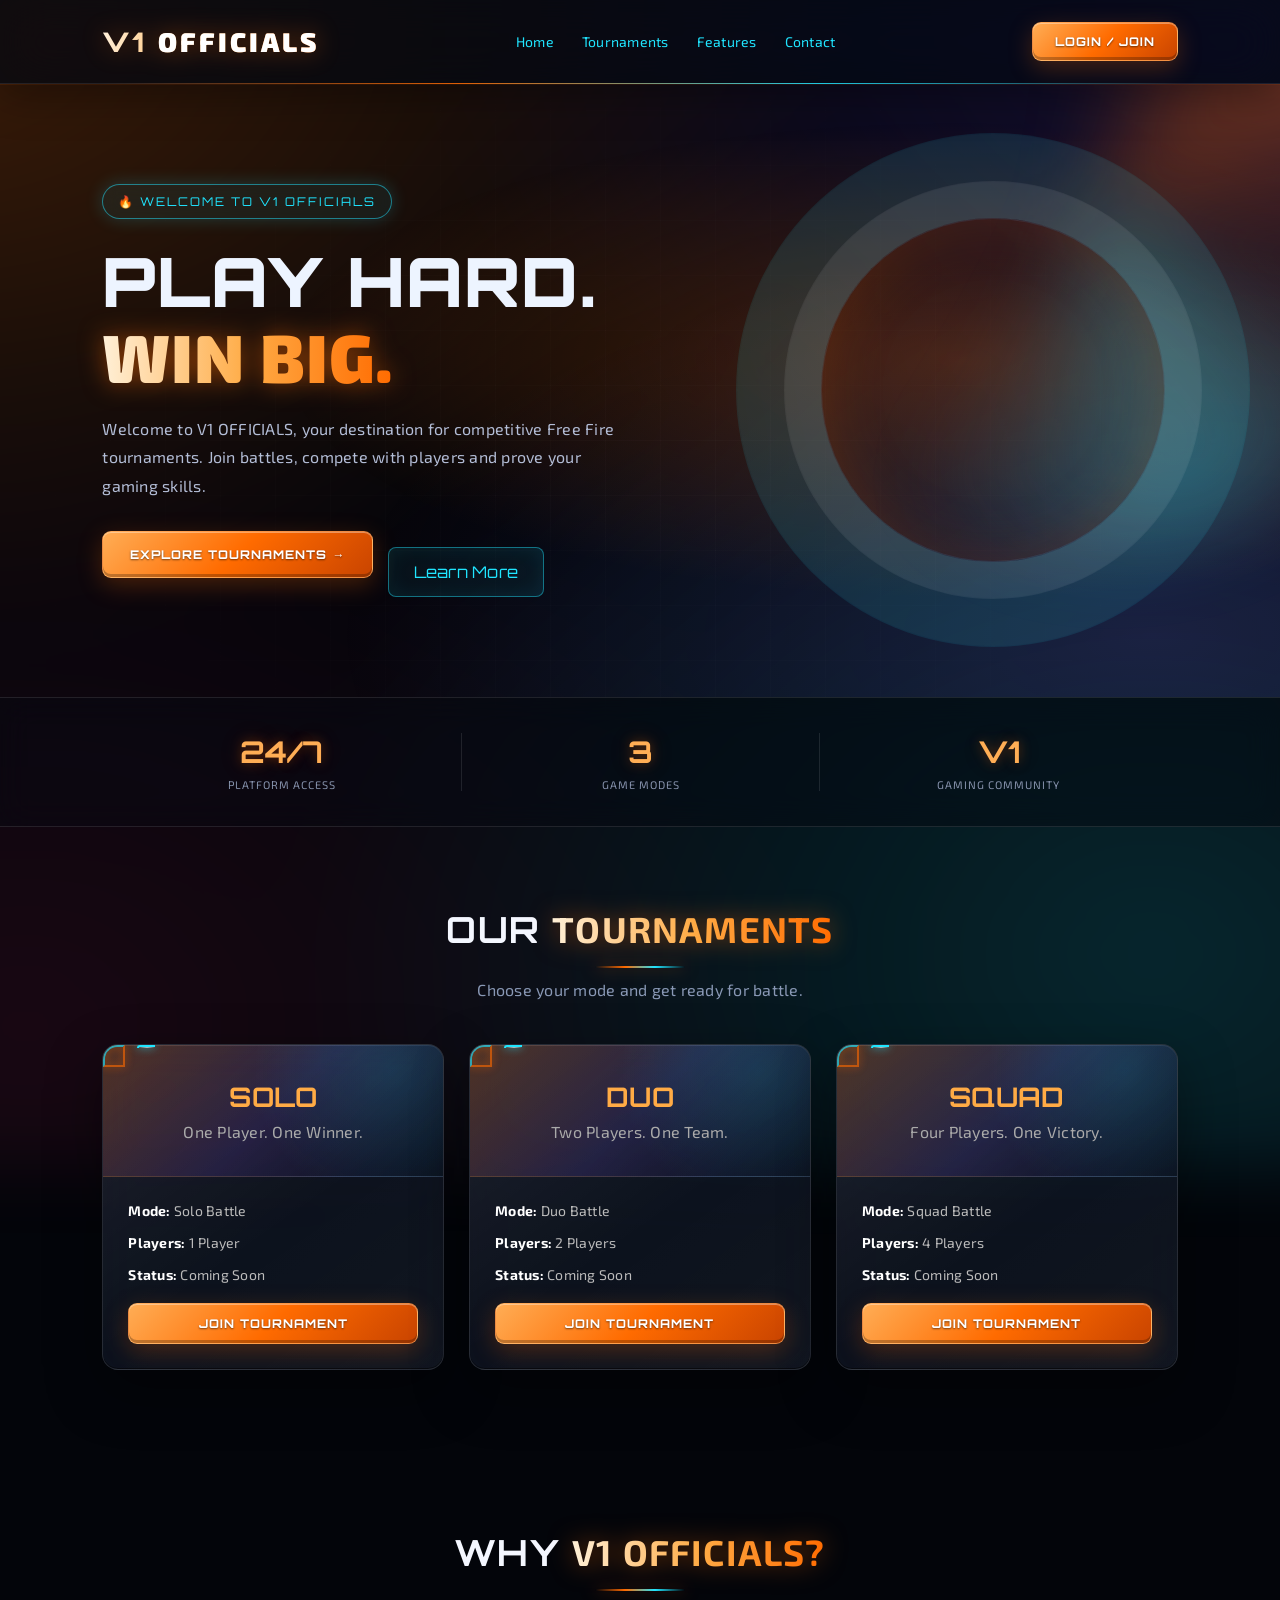
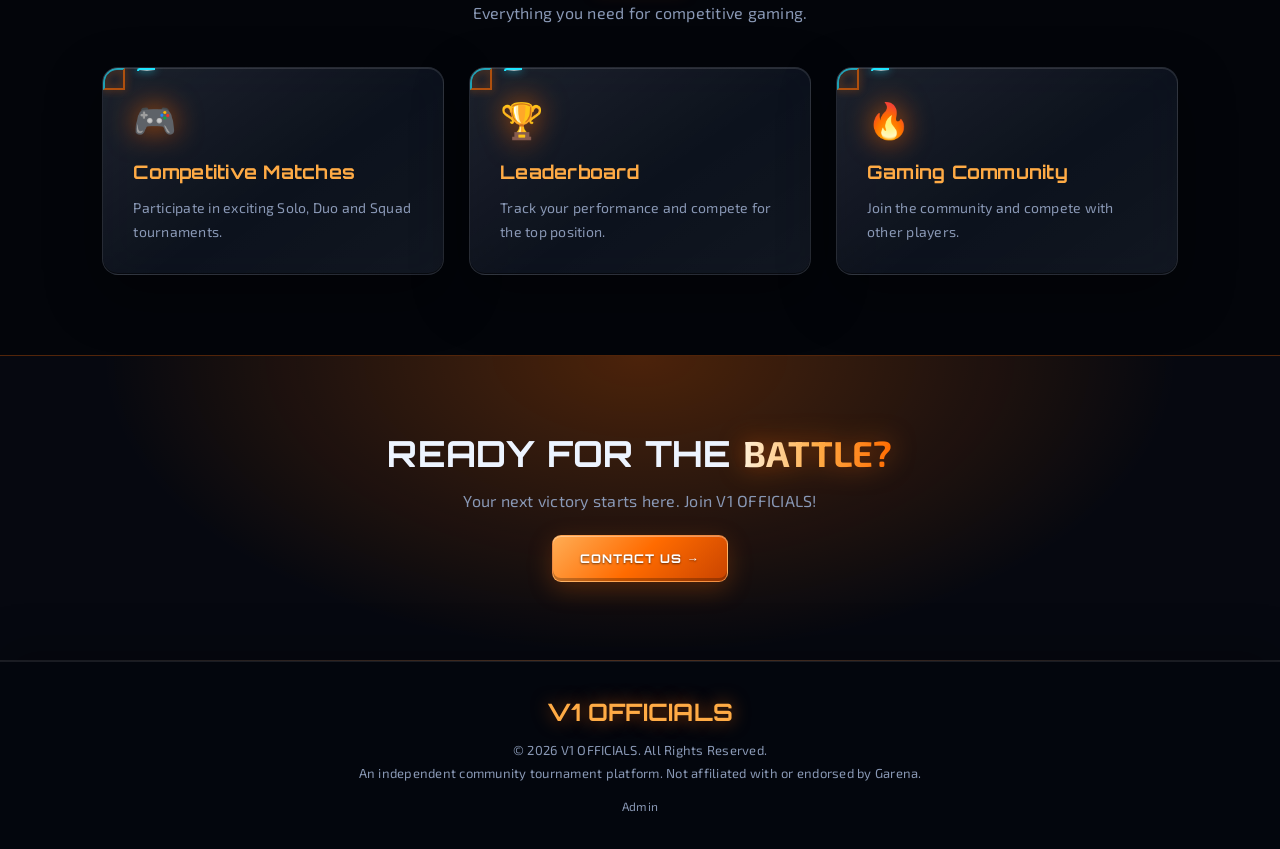
<file: V1-Officials/index.html>
<!DOCTYPE html>
<html lang="en">
<head>
<meta charset="UTF-8">
<meta name="viewport" content="width=device-width, initial-scale=1.0">
<title>V1 OFFICIALS | Free Fire Tournaments</title>

<style>
* {
    margin: 0;
    padding: 0;
    box-sizing: border-box;
    font-family: Arial, sans-serif;
}

html {
    scroll-behavior: smooth;
}

body {
    background: #090909;
    color: white;
}

/* NAVBAR */
.navbar {
    display: flex;
    justify-content: space-between;
    align-items: center;
    padding: 22px 8%;
    background: #101010;
    border-bottom: 1px solid #292929;
}

.logo {
    font-size: 27px;
    font-weight: 900;
    color: #ff6b00;
    letter-spacing: 2px;
}

.logo span {
    color: white;
}

.nav-links {
    display: flex;
    gap: 28px;
}

.nav-links a {
    color: #ddd;
    text-decoration: none;
    font-size: 14px;
    transition: 0.3s;
}

.nav-links a:hover {
    color: #ff6b00;
}

.login-btn {
    padding: 11px 22px;
    background: #ff6b00;
    color: white;
    border-radius: 5px;
    text-decoration: none;
    font-weight: bold;
}

/* HERO */
.hero {
    min-height: 570px;
    padding: 100px 8%;
    display: flex;
    align-items: center;
    background:
      radial-gradient(ellipse at 80% 50%, #682500 0%, transparent 55%),
      linear-gradient(110deg, #090909, #17100c);
}

.hero-content {
    max-width: 650px;
}

.tag {
    display: inline-block;
    border: 1px solid #ff6b00;
    color: #ff8a32;
    padding: 9px 15px;
    border-radius: 30px;
    font-size: 12px;
    letter-spacing: 2px;
    margin-bottom: 25px;
}

.hero h1 {
    font-size: clamp(45px, 7vw, 78px);
    font-weight: 900;
    line-height: 1.05;
    margin-bottom: 20px;
}

.hero h1 span {
    color: #ff6b00;
}

.hero p {
    color: #aaa;
    line-height: 1.8;
    font-size: 16px;
    max-width: 520px;
    margin-bottom: 30px;
}

.primary-btn {
    display: inline-block;
    background: #ff6b00;
    color: white;
    padding: 15px 27px;
    text-decoration: none;
    font-weight: bold;
    border-radius: 5px;
    transition: 0.3s;
}

.primary-btn:hover {
    background: #e65300;
    transform: translateY(-3px);
}

.secondary-btn {
    display: inline-block;
    border: 1px solid #777;
    color: white;
    padding: 14px 25px;
    text-decoration: none;
    margin-left: 10px;
    border-radius: 5px;
}

/* STATS */
.stats {
    display: grid;
    grid-template-columns: repeat(3, 1fr);
    padding: 35px 8%;
    background: #111;
    text-align: center;
    border-top: 1px solid #292929;
    border-bottom: 1px solid #292929;
}

.stat h2 {
    color: #ff6b00;
    font-size: 30px;
}

.stat p {
    color: #999;
    margin-top: 8px;
    font-size: 13px;
}

/* SECTIONS */
.section {
    padding: 80px 8%;
}

.section-heading {
    text-align: center;
    margin-bottom: 45px;
}

.section-heading h2 {
    font-size: 36px;
    margin-bottom: 12px;
}

.section-heading h2 span {
    color: #ff6b00;
}

.section-heading p {
    color: #999;
}

/* TOURNAMENT CARDS */
.tournament-grid {
    display: grid;
    grid-template-columns: repeat(3, 1fr);
    gap: 25px;
}

.tournament-card {
    background: #151515;
    border: 1px solid #292929;
    border-radius: 10px;
    overflow: hidden;
    transition: 0.3s;
}

.tournament-card:hover {
    transform: translateY(-7px);
    border-color: #ff6b00;
}

.card-top {
    padding: 35px 20px;
    text-align: center;
    background: linear-gradient(135deg, #321400, #111);
}

.card-top h3 {
    font-size: 27px;
    color: #ff7b18;
}

.card-top p {
    color: #aaa;
    margin-top: 8px;
}

.card-content {
    padding: 25px;
}

.card-content p {
    color: #bbb;
    margin-bottom: 15px;
    font-size: 14px;
}

.card-content strong {
    color: white;
}

.card-btn {
    display: block;
    text-align: center;
    padding: 12px;
    margin-top: 20px;
    background: #ff6b00;
    color: white;
    text-decoration: none;
    border-radius: 5px;
    font-weight: bold;
}

/* FEATURES */
.features {
    background: #111;
}

.feature-grid {
    display: grid;
    grid-template-columns: repeat(3, 1fr);
    gap: 25px;
}

.feature {
    padding: 30px;
    background: #191919;
    border: 1px solid #292929;
    border-radius: 10px;
}

.feature .emoji {
    font-size: 35px;
    margin-bottom: 18px;
}

.feature h3 {
    margin-bottom: 12px;
    color: #ff7817;
}

.feature p {
    color: #999;
    line-height: 1.7;
    font-size: 14px;
}

/* CTA */
.cta {
    text-align: center;
    padding: 75px 20px;
    background: linear-gradient(120deg, #351500, #110b08);
}

.cta h2 {
    font-size: 36px;
    margin-bottom: 15px;
}

.cta p {
    color: #bbb;
    margin-bottom: 25px;
}

/* FOOTER */
footer {
    background: #080808;
    padding: 35px 8%;
    text-align: center;
    border-top: 1px solid #292929;
}

footer h2 {
    color: #ff6b00;
    margin-bottom: 12px;
}

footer p {
    color: #777;
    font-size: 13px;
    line-height: 1.8;
}

/* ADMIN LINK (added) */
footer .admin-link {
    display: inline-block;
    margin-top: 14px;
    color: #555;
    font-size: 12px;
    text-decoration: none;
}

footer .admin-link:hover {
    color: #ff6b00;
}

@media(max-width: 800px) {
    .navbar {
        flex-wrap: wrap;
        gap: 18px;
    }

    .nav-links {
        order: 3;
        width: 100%;
        justify-content: center;
        flex-wrap: wrap;
        gap: 17px;
    }

    .tournament-grid,
    .feature-grid {
        grid-template-columns: 1fr;
    }

    .hero {
        padding: 75px 7%;
        min-height: 500px;
    }

    .stats {
        padding: 25px 4%;
    }

    .stat h2 {
        font-size: 23px;
    }

    .stat p {
        font-size: 11px;
    }

    .section {
        padding: 60px 6%;
    }
}

@media(max-width: 400px) {
    .secondary-btn {
        margin: 12px 0 0;
    }
}
</style>
<link rel="stylesheet" href="theme.css">
<link rel="stylesheet" href="css/reactor-2.css">
</head>

<body>

<!-- NAVBAR -->
<header class="navbar">

    <div class="logo">V1 <span>OFFICIALS</span></div>

    <nav class="nav-links">
        <a href="#home">Home</a>
        <a href="#tournaments">Tournaments</a>
        <a href="#features">Features</a>
        <a href="#contact">Contact</a>
    </nav>

    <a href="login.html" class="login-btn">Login / Join</a>

</header>

<!-- HERO -->
<section class="hero" id="home">

    <div class="hero-content">

        <div class="tag">🔥 WELCOME TO V1 OFFICIALS</div>

        <h1>
            PLAY HARD.<br>
            <span>WIN BIG.</span>
        </h1>

        <p>
            Welcome to V1 OFFICIALS, your destination for
            competitive Free Fire tournaments.
            Join battles, compete with players and
            prove your gaming skills.
        </p>

        <a href="#tournaments" class="primary-btn">
            Explore Tournaments →
        </a>

        <a href="#features" class="secondary-btn">
            Learn More
        </a>

    </div>

</section>

<!-- STATS -->
<section class="stats">

    <div class="stat">
        <h2>24/7</h2>
        <p>Platform Access</p>
    </div>

    <div class="stat">
        <h2>3</h2>
        <p>Game Modes</p>
    </div>

    <div class="stat">
        <h2>V1</h2>
        <p>Gaming Community</p>
    </div>

</section>

<!-- TOURNAMENTS -->
<section class="section" id="tournaments">

    <div class="section-heading">
        <h2>OUR <span>TOURNAMENTS</span></h2>
        <p>Choose your mode and get ready for battle.</p>
    </div>

    <div class="tournament-grid">

        <div class="tournament-card">

            <div class="card-top">
                <h3>SOLO</h3>
                <p>One Player. One Winner.</p>
            </div>

            <div class="card-content">
                <p><strong>Mode:</strong> Solo Battle</p>
                <p><strong>Players:</strong> 1 Player</p>
                <p><strong>Status:</strong> Coming Soon</p>

                <a href="login.html" class="card-btn">
                    Join Tournament
                </a>
            </div>

        </div>

        <div class="tournament-card">

            <div class="card-top">
                <h3>DUO</h3>
                <p>Two Players. One Team.</p>
            </div>

            <div class="card-content">
                <p><strong>Mode:</strong> Duo Battle</p>
                <p><strong>Players:</strong> 2 Players</p>
                <p><strong>Status:</strong> Coming Soon</p>

                <a href="login.html" class="card-btn">
                    Join Tournament
                </a>
            </div>

        </div>

        <div class="tournament-card">

            <div class="card-top">
                <h3>SQUAD</h3>
                <p>Four Players. One Victory.</p>
            </div>

            <div class="card-content">
                <p><strong>Mode:</strong> Squad Battle</p>
                <p><strong>Players:</strong> 4 Players</p>
                <p><strong>Status:</strong> Coming Soon</p>

                <a href="login.html" class="card-btn">
                    Join Tournament
                </a>
            </div>

        </div>

    </div>

</section>

<!-- FEATURES -->
<section class="section features" id="features">

    <div class="section-heading">
        <h2>WHY <span>V1 OFFICIALS?</span></h2>
        <p>Everything you need for competitive gaming.</p>
    </div>

    <div class="feature-grid">

        <div class="feature">
            <div class="emoji">🎮</div>
            <h3>Competitive Matches</h3>
            <p>Participate in exciting Solo, Duo and Squad tournaments.</p>
        </div>

        <div class="feature">
            <div class="emoji">🏆</div>
            <h3>Leaderboard</h3>
            <p>Track your performance and compete for the top position.</p>
        </div>

        <div class="feature">
            <div class="emoji">🔥</div>
            <h3>Gaming Community</h3>
            <p>Join the community and compete with other players.</p>
        </div>

    </div>

</section>

<!-- CALL TO ACTION -->
<section class="cta" id="contact">

    <h2>READY FOR THE <span style="color:#ff6b00">BATTLE?</span></h2>

    <p>Your next victory starts here. Join V1 OFFICIALS!</p>

    <a href="mailto:ballavishnu36@gmail.com" class="primary-btn">
        Contact Us →
    </a>

</section>

<!-- FOOTER -->
<footer>

    <h2>V1 OFFICIALS</h2>

    <p>© 2026 V1 OFFICIALS. All Rights Reserved.</p>

    <p>
        An independent community tournament platform.
        Not affiliated with or endorsed by Garena.
    </p>

    <a href="admin.html" class="admin-link">Admin</a>

</footer>

</body>
</html>
</file>
<file: V1-Officials/theme.css>
/* =====================================================
   V1 OFFICIALS - "REACTOR" GAMING THEME
   Obsidian glass panels, forged-metal bevels, ember core light,
   cold cyan edge light. Load AFTER each page's own <style>.
   ===================================================== */
@import url('https://fonts.googleapis.com/css2?family=Exo+2:wght@400;500;600;700&family=Orbitron:wght@500;700;900&display=swap');

:root {
  --bg: #05060b;
  --ember: #ff6b00;
  --ember-hi: #ffb347;
  --ember-lo: #b13c00;
  --cyan: #22e4ff;
  --violet: #8a5cff;
  --ok: #36ffa0;
  --warn: #ffd24d;
  --bad: #ff5470;
  --text: #eaf1ff;
  --muted: #8c97b3;
  --edge: rgba(255, 255, 255, .10);
  --glass: linear-gradient(145deg, rgba(255,255,255,.08), rgba(255,255,255,.02) 55%, rgba(255,255,255,.045));
  --bevel: inset 0 1px 0 rgba(255,255,255,.14), inset 0 -2px 0 rgba(0,0,0,.55),
           inset 1px 0 0 rgba(255,255,255,.04), inset -1px 0 0 rgba(0,0,0,.35);
  --hud: 'Orbitron', 'Exo 2', Arial, sans-serif;
  --ui: 'Exo 2', 'Segoe UI', Arial, sans-serif;
  --blur: blur(16px) saturate(140%);
}

/* ---------- BASE ---------- */
*, *::before, *::after { font-family: var(--ui); }
* { scrollbar-width: thin; scrollbar-color: var(--ember) #070910; }
html { background: var(--bg); color-scheme: dark; }
body { background: transparent; color: var(--text); letter-spacing: .2px; }
::selection { background: rgba(255,107,0,.45); color: #fff; }
::-webkit-scrollbar { width: 10px; height: 10px; }
::-webkit-scrollbar-track { background: #070910; }
::-webkit-scrollbar-thumb { background: linear-gradient(var(--ember), var(--ember-lo)); border-radius: 8px; border: 2px solid #070910; }
:focus-visible { outline: 2px solid var(--cyan); outline-offset: 2px; }

h1, h2, h3, .logo, .stat h2, .mode, .badge, .tag, td.rank, td.pts, .info strong, .room strong,
.btn, .login-btn, .primary-btn, .secondary-btn, .logout-btn, .register-btn, .submit-btn, .card-btn,
.card a, .empty-box a, .tabs button { font-family: var(--hud); }
h1 { overflow-wrap: anywhere; letter-spacing: 1px; }

/* ---------- LIVING BACKGROUND: drifting lights + HUD grid ---------- */
body::before {
  content: ""; position: fixed; inset: -20%; z-index: -2; pointer-events: none;
  background:
    radial-gradient(40% 35% at 15% 20%, rgba(255,107,0,.22), transparent 70%),
    radial-gradient(35% 40% at 85% 15%, rgba(138,92,255,.20), transparent 70%),
    radial-gradient(45% 40% at 70% 90%, rgba(34,228,255,.14), transparent 70%),
    radial-gradient(30% 30% at 10% 85%, rgba(255,60,120,.10), transparent 70%);
  animation: drift 26s ease-in-out infinite alternate;
}
body::after {
  content: ""; position: fixed; inset: 0; z-index: -1; pointer-events: none;
  background-image:
    repeating-linear-gradient(0deg, rgba(255,255,255,.012) 0 1px, transparent 1px 4px),
    linear-gradient(rgba(255,255,255,.035) 1px, transparent 1px),
    linear-gradient(90deg, rgba(255,255,255,.035) 1px, transparent 1px);
  background-size: auto, 48px 48px, 48px 48px;
  -webkit-mask-image: radial-gradient(ellipse at 50% 30%, #000 8%, transparent 78%);
          mask-image: radial-gradient(ellipse at 50% 30%, #000 8%, transparent 78%);
}
@keyframes drift { to { transform: translate3d(3%, 2%, 0) scale(1.08) rotate(2deg); } }
@keyframes spin { to { transform: rotate(360deg); } }

/* ---------- HEADER / NAV ---------- */
header, .navbar {
  position: sticky; top: 0; z-index: 50;
  background: rgba(8,10,18,.72);
  -webkit-backdrop-filter: blur(18px) saturate(150%); backdrop-filter: blur(18px) saturate(150%);
  border-bottom: 1px solid var(--edge);
  box-shadow: 0 10px 40px -20px rgba(255,107,0,.55);
}
header::after, .navbar::after {
  content: ""; position: absolute; left: 0; right: 0; bottom: -1px; height: 1px;
  background: linear-gradient(90deg, transparent, var(--ember), var(--cyan), transparent); opacity: .85;
}
.logo {
  font-weight: 900; letter-spacing: 3px;
  background: linear-gradient(90deg, var(--ember-hi), var(--ember));
  -webkit-background-clip: text; background-clip: text;
  -webkit-text-fill-color: transparent;
  filter: drop-shadow(0 0 10px rgba(255,107,0,.55));
}
.logo span { -webkit-text-fill-color: #fff; }
.back, .home-link, .header-links a, .nav-links a { color: var(--cyan); transition: .25s; }
.back:hover, .home-link:hover, .header-links a:hover, .nav-links a:hover { color: #fff; text-shadow: 0 0 12px var(--cyan); }

/* ---------- GLASS PANELS ---------- */
.box, .tournament-card, .card, .my-card, .t-card, .feature, .profile, .welcome,
.login-box, .empty-box, div.empty {
  background: var(--glass);
  background-color: rgba(12,16,28,.6);
  border: 1px solid var(--edge);
  border-radius: 14px;
  -webkit-backdrop-filter: var(--blur); backdrop-filter: var(--blur);
  box-shadow: var(--bevel), 0 18px 40px -18px rgba(0,0,0,.85);
}
.tournament-card, .card, .my-card, .t-card, .feature, .profile, .welcome, .box, .empty-box { position: relative; }

/* cyan corner brackets = targeting-reticle look */
.tournament-card::before, .card::before, .my-card::before, .t-card::before, .feature::before,
.profile::before, .welcome::before, .box::before, .empty-box::before {
  content: ""; position: absolute; top: -1px; left: -1px; width: 16px; height: 16px; pointer-events: none;
  border-top: 2px solid var(--cyan); border-left: 2px solid var(--cyan); border-top-left-radius: 14px;
  filter: drop-shadow(0 0 4px var(--cyan));
}
.tournament-card::after, .card::after, .my-card::after, .t-card::after, .feature::after,
.profile::after, .welcome::after, .box::after, .empty-box::after {
  content: ""; position: absolute; bottom: -1px; right: -1px; width: 16px; height: 16px; pointer-events: none;
  border-bottom: 2px solid var(--ember); border-right: 2px solid var(--ember); border-bottom-right-radius: 14px;
  filter: drop-shadow(0 0 4px var(--ember));
}
.tournament-card:hover, .card:hover, .my-card:hover, .t-card:hover, .feature:hover {
  border-color: rgba(255,107,0,.6);
  box-shadow: var(--bevel), 0 0 0 1px rgba(255,107,0,.25), 0 22px 50px -16px rgba(255,107,0,.4);
}
.feature { transition: .3s; }
.feature:hover { transform: translateY(-5px); }
.box h2, .profile h2 { color: var(--ember-hi); text-shadow: 0 0 18px rgba(255,107,0,.5); }
.card h3, .t-card h3, .my-card h3, .feature h3 { color: var(--ember-hi); }
.lead, .subtitle, .heading p, .section-heading p, .welcome p, .card p, .feature p,
.description, .t-meta, .my-meta, .note, .profile p, .cta p { color: var(--muted); }
.profile strong { color: #fff; }

/* ---------- BUTTONS (forged bevel + ember glow) ---------- */
.btn, .login-btn, .primary-btn, .logout-btn, .register-btn, .submit-btn, .card-btn, .card a, .empty-box a {
  position: relative; overflow: hidden; color: #fff;
  border: 1px solid rgba(255,190,120,.55); border-radius: 8px;
  background: linear-gradient(180deg, #ff8a2b 0%, #ff6b00 45%, #d84f00 100%);
  box-shadow: inset 0 1px 0 rgba(255,255,255,.45), inset 0 -3px 0 rgba(0,0,0,.28), 0 6px 22px -6px rgba(255,107,0,.75);
  text-shadow: 0 1px 2px rgba(0,0,0,.55);
  font-weight: 700; letter-spacing: 1.4px; text-transform: uppercase; font-size: 12px;
  transition: transform .2s, filter .2s, box-shadow .2s;
}
.btn.small { font-size: 11px; }
.btn::after, .login-btn::after, .primary-btn::after, .logout-btn::after, .register-btn::after,
.submit-btn::after, .card-btn::after, .card a::after, .empty-box a::after {
  content: ""; position: absolute; inset: 0; pointer-events: none;
  background: linear-gradient(105deg, transparent 35%, rgba(255,255,255,.38) 50%, transparent 65%);
  transform: translateX(-120%); transition: transform .6s;
}
.btn:not(:disabled):hover, .login-btn:hover, .primary-btn:hover, .logout-btn:hover, .register-btn:not(:disabled):hover,
.submit-btn:not(:disabled):hover, .card-btn:hover, .card a:hover, .empty-box a:hover {
  background: linear-gradient(180deg, #ff9c47 0%, #ff7a14 45%, #e65300 100%);
  filter: brightness(1.08); transform: translateY(-2px);
  box-shadow: inset 0 1px 0 rgba(255,255,255,.5), inset 0 -3px 0 rgba(0,0,0,.28), 0 10px 30px -6px rgba(255,107,0,.9);
}
.btn:not(:disabled):hover::after, .login-btn:hover::after, .primary-btn:hover::after, .logout-btn:hover::after,
.register-btn:not(:disabled):hover::after, .submit-btn:not(:disabled):hover::after, .card-btn:hover::after,
.card a:hover::after, .empty-box a:hover::after { transform: translateX(120%); }
.btn:disabled, .register-btn:disabled, .submit-btn:disabled {
  background: linear-gradient(180deg, #2a2f3d, #1b1f2b); color: #6d7690;
  border-color: rgba(255,255,255,.08); text-shadow: none; filter: none; transform: none;
  box-shadow: inset 0 1px 0 rgba(255,255,255,.08);
}
.btn.green { background: linear-gradient(180deg, #1fd488, #0e9a5f 50%, #0a7a4b); border-color: rgba(120,255,200,.5);
  box-shadow: inset 0 1px 0 rgba(255,255,255,.4), inset 0 -3px 0 rgba(0,0,0,.28), 0 6px 22px -6px rgba(54,255,160,.6); }
.btn.red { background: linear-gradient(180deg, #ff5470, #d61f45 50%, #a3142f); border-color: rgba(255,140,160,.5);
  box-shadow: inset 0 1px 0 rgba(255,255,255,.4), inset 0 -3px 0 rgba(0,0,0,.28), 0 6px 22px -6px rgba(255,84,112,.6); }
.btn.green:not(:disabled):hover { background: linear-gradient(180deg, #34e79c, #12b06c 50%, #0c8a56); }
.btn.red:not(:disabled):hover { background: linear-gradient(180deg, #ff6c85, #ea2f56 50%, #b91a38); }
.secondary-btn {
  border: 1px solid rgba(34,228,255,.55); border-radius: 8px; color: var(--cyan);
  background: rgba(34,228,255,.06); box-shadow: inset 0 0 18px rgba(34,228,255,.10); transition: .25s;
}
.secondary-btn:hover { color: #fff; background: rgba(34,228,255,.16); box-shadow: 0 0 24px rgba(34,228,255,.35); }
.show-btn { color: var(--cyan); }

/* ---------- FORMS ---------- */
input, select, textarea {
  background: rgba(4,6,12,.72); border: 1px solid rgba(255,255,255,.12); border-radius: 8px; color: var(--text);
  box-shadow: inset 0 2px 6px rgba(0,0,0,.6); transition: border-color .2s, box-shadow .2s;
}
input:focus, select:focus, textarea:focus {
  border-color: var(--cyan);
  box-shadow: inset 0 2px 6px rgba(0,0,0,.6), 0 0 0 3px rgba(34,228,255,.18), 0 0 18px rgba(34,228,255,.25);
}
::placeholder { color: #58627d; }
option { background: #0b0e18; color: #fff; }
.input-group label, .field label { color: #c9d3ee; letter-spacing: .4px; }

/* ---------- ADMIN TABS ---------- */
.tabs button {
  background: var(--glass); background-color: rgba(12,16,28,.6); border: 1px solid var(--edge); border-radius: 10px;
  color: var(--muted); letter-spacing: 1.2px; font-size: 12px; box-shadow: var(--bevel); transition: .25s;
}
.tabs button:hover { color: #fff; border-color: rgba(34,228,255,.5); }
.tabs button.active {
  background: linear-gradient(180deg, rgba(255,107,0,.30), rgba(255,107,0,.08)); color: var(--ember-hi);
  border-color: var(--ember); box-shadow: var(--bevel), 0 0 22px rgba(255,107,0,.35);
}

/* ---------- TABLES ---------- */
table { border-collapse: separate; border-spacing: 0; }
th { color: var(--cyan); letter-spacing: 1.4px; font-size: 11px; background: rgba(255,255,255,.03); border-bottom: 1px solid rgba(34,228,255,.28); }
td, th { border-bottom-color: rgba(255,255,255,.06); }
tbody tr { transition: background .2s; }
tbody tr:hover { background: linear-gradient(90deg, rgba(255,107,0,.12), transparent); }
tr.top td { background: linear-gradient(90deg, rgba(255,196,60,.13), transparent); }
td.rank { font-size: 15px; }
td.pts { color: var(--ember-hi); text-shadow: 0 0 12px rgba(255,107,0,.5); }
tbody tr.top:nth-child(1) td.rank { color: #ffd24d; text-shadow: 0 0 14px rgba(255,210,77,.85); }
tbody tr.top:nth-child(2) td.rank { color: #d7e3f4; text-shadow: 0 0 14px rgba(215,227,244,.7); }
tbody tr.top:nth-child(3) td.rank { color: #e8935a; text-shadow: 0 0 14px rgba(232,147,90,.75); }
td.empty, .empty { color: var(--muted); }

/* ---------- BADGES + MODE TAGS (cut corners) ---------- */
.badge { letter-spacing: 1.2px; padding: 6px 14px; clip-path: polygon(7px 0, 100% 0, calc(100% - 7px) 100%, 0 100%); }
.badge.PENDING { background: rgba(255,210,77,.15); color: var(--warn); text-shadow: 0 0 10px rgba(255,210,77,.6); }
.badge.APPROVED { background: rgba(54,255,160,.14); color: var(--ok); text-shadow: 0 0 10px rgba(54,255,160,.6); }
.badge.REJECTED { background: rgba(255,84,112,.15); color: var(--bad); text-shadow: 0 0 10px rgba(255,84,112,.6); }
.mode {
  background: linear-gradient(90deg, var(--ember), #ff3d71); letter-spacing: 2px; padding: 6px 20px 6px 12px;
  clip-path: polygon(0 0, calc(100% - 9px) 0, 100% 50%, calc(100% - 9px) 100%, 0 100%);
}

/* ---------- GRADIENT HEADLINE ACCENTS ---------- */
h1 span, h2 span {
  background: linear-gradient(90deg, var(--ember-hi), var(--ember) 55%, #ff3d71);
  -webkit-background-clip: text; background-clip: text; -webkit-text-fill-color: transparent;
  filter: drop-shadow(0 0 12px rgba(255,107,0,.5));
}
.section-heading h2::after {
  content: ""; display: block; width: 90px; height: 3px; margin: 14px auto 0;
  background: linear-gradient(90deg, transparent, var(--ember), transparent); box-shadow: 0 0 14px var(--ember);
}
.section-title::after {
  content: ""; display: block; width: 70px; height: 3px; margin-top: 10px;
  background: linear-gradient(90deg, var(--ember), transparent); box-shadow: 0 0 12px var(--ember);
}

/* ---------- TOURNAMENT CARDS ---------- */
.card-top {
  background: linear-gradient(135deg, rgba(255,107,0,.26), rgba(138,92,255,.14) 70%, rgba(34,228,255,.08));
  border-bottom: 1px solid var(--edge);
}
.game-icon, .card .emoji, .feature .emoji { filter: drop-shadow(0 0 14px rgba(255,107,0,.75)); }
.info { border-bottom: 1px dashed rgba(255,255,255,.09); }
.info strong { color: var(--ember-hi); font-size: 12px; text-shadow: 0 0 12px rgba(255,107,0,.45); }
.info span:first-child { color: var(--muted); }

/* ---------- SIDEBAR (dashboard) ---------- */
.sidebar {
  background: rgba(8,10,18,.6); -webkit-backdrop-filter: var(--blur); backdrop-filter: var(--blur);
  border-right: 1px solid var(--edge);
}
.sidebar a { border: 1px solid transparent; border-radius: 10px; color: var(--muted); font-weight: 600; transition: .25s; }
.sidebar a:hover, .sidebar a.active {
  background: linear-gradient(90deg, rgba(255,107,0,.24), rgba(255,107,0,.02)); color: #fff;
  border-color: rgba(255,107,0,.35); box-shadow: inset 3px 0 0 var(--ember), 0 0 22px -8px rgba(255,107,0,.6);
}
.welcome {
  background: radial-gradient(60% 120% at 90% 0%, rgba(255,107,0,.30), transparent 65%),
              radial-gradient(50% 100% at 0% 100%, rgba(138,92,255,.20), transparent 65%), var(--glass);
  background-color: rgba(12,16,28,.6); border-color: rgba(255,107,0,.35);
}
.room {
  background: linear-gradient(145deg, rgba(255,107,0,.16), rgba(34,228,255,.06)); border: 1px solid rgba(255,107,0,.5);
  box-shadow: inset 0 0 30px rgba(255,107,0,.08), 0 0 28px -8px rgba(255,107,0,.55);
}
.room strong { color: var(--ember-hi); font-size: 15px; letter-spacing: 1px; text-shadow: 0 0 14px rgba(255,107,0,.6); }
.room span { color: var(--muted); }

/* ---------- HOME PAGE ---------- */
.hero {
  position: relative; overflow: hidden;
  background: radial-gradient(ellipse at 78% 45%, rgba(255,107,0,.32), transparent 55%),
              radial-gradient(ellipse at 95% 95%, rgba(138,92,255,.25), transparent 50%);
}
.hero::before {
  content: ""; position: absolute; right: -12%; top: -35%; width: 75vmin; height: 75vmin; border-radius: 50%; pointer-events: none;
  background: conic-gradient(from 0deg, transparent, rgba(255,107,0,.38), transparent 30%, rgba(34,228,255,.28), transparent 60%);
  filter: blur(42px); animation: spin 20s linear infinite;
}
.hero::after {
  content: ""; position: absolute; right: 9%; top: 50%; width: 38vmin; height: 38vmin; border-radius: 50%;
  transform: translateY(-50%); pointer-events: none; border: 1px solid rgba(255,255,255,.10);
  box-shadow: 0 0 0 36px rgba(255,255,255,.015), 0 0 0 37px rgba(255,255,255,.07),
              0 0 0 84px rgba(255,255,255,.01), 0 0 0 85px rgba(34,228,255,.10), inset 0 0 60px rgba(255,107,0,.18);
}
.hero-content { position: relative; z-index: 1; }
.hero h1 { font-size: clamp(34px, 6vw, 68px); font-weight: 900; line-height: 1.1; }
.hero p { color: #b3bdd6; }
.tag {
  color: var(--cyan); border: 1px solid rgba(34,228,255,.5); background: rgba(34,228,255,.07);
  -webkit-backdrop-filter: blur(8px); backdrop-filter: blur(8px); box-shadow: 0 0 18px rgba(34,228,255,.2);
}
.stats {
  background: rgba(8,10,18,.55); -webkit-backdrop-filter: var(--blur); backdrop-filter: var(--blur);
  border-top: 1px solid var(--edge); border-bottom: 1px solid var(--edge);
}
.stat + .stat { border-left: 1px solid var(--edge); }
.stat h2 { color: var(--ember-hi); text-shadow: 0 0 22px rgba(255,107,0,.7); }
.stat p { color: var(--muted); }
.features { background: transparent; }
.cta {
  background: radial-gradient(60% 140% at 50% 0%, rgba(255,107,0,.28), transparent 70%), rgba(10,12,22,.5);
  border-top: 1px solid rgba(255,107,0,.3); border-bottom: 1px solid var(--edge);
}

/* ---------- LOGIN: spinning light ring ---------- */
@property --ang { syntax: '<angle>'; initial-value: 0deg; inherits: false; }
@keyframes ring { to { --ang: 360deg; } }
.login-box { position: relative; isolation: isolate; border-color: transparent;
  box-shadow: var(--bevel), 0 30px 80px -20px rgba(0,0,0,.9), 0 0 60px -20px rgba(255,107,0,.45); }
.login-box::before {
  content: ""; position: absolute; inset: 0; border-radius: 14px; padding: 1.5px; pointer-events: none;
  background: conic-gradient(from var(--ang), transparent 0 50%, var(--ember), var(--cyan), transparent 88%);
  -webkit-mask: linear-gradient(#000 0 0) content-box, linear-gradient(#000 0 0);
  -webkit-mask-composite: xor; mask-composite: exclude; animation: ring 6s linear infinite;
}
.login-box::after {
  content: ""; position: absolute; top: 0; left: 15%; right: 15%; height: 1px; pointer-events: none;
  background: linear-gradient(90deg, transparent, var(--ember-hi), transparent);
}
.login-box .tabs { background: rgba(4,6,12,.65); border: 1px solid var(--edge); box-shadow: inset 0 2px 8px rgba(0,0,0,.6); }
.login-box .tabs button { border: 0; box-shadow: none; background: transparent; color: var(--muted); }
.login-box .tabs button.active {
  background: linear-gradient(180deg, #ff8a2b, #d84f00); color: #fff;
  box-shadow: inset 0 1px 0 rgba(255,255,255,.4), 0 4px 16px -4px rgba(255,107,0,.7);
}
.options a { color: var(--cyan); }

/* ---------- STATUS TEXT ---------- */
#statusMessage, .message, #notice { color: var(--ember-hi); }
#notice.success, .message.success { color: var(--ok); }
#notice.error, .message.error { color: var(--bad); }

/* ---------- FOOTER ---------- */
footer { background: rgba(5,6,11,.82); border-top: 1px solid var(--edge); color: var(--muted); }
footer h2 { font-family: var(--hud); color: var(--ember); text-shadow: 0 0 18px rgba(255,107,0,.6); }
footer p, footer .admin-link { color: var(--muted); }

/* ---------- SAFETY NETS ---------- */
@supports not ((backdrop-filter: blur(1px)) or (-webkit-backdrop-filter: blur(1px))) {
  .box, .tournament-card, .card, .my-card, .t-card, .feature, .profile, .welcome, .login-box, .empty-box,
  div.empty, header, .navbar, .sidebar, .stats { background-color: rgba(12,16,28,.94); }
}
@media (max-width: 700px) {
  :root { --blur: blur(8px) saturate(130%); }
  .stat + .stat { border-left: 0; }
}
@media (max-width: 600px) { .logo { font-size: 15px; letter-spacing: 1.5px; } }
@media (prefers-reduced-motion: reduce) {
  *, *::before, *::after { animation: none !important; transition: none !important; }
}

/* =========================================================
   V1 OFFICIALS — REACTOR V2 PREMIUM GAMING EXPERIENCE
   Obsidian Glass | Cyber HUD | Ember Energy | Cyan Lighting
   Append AFTER your existing CSS.
========================================================= */

:root {
  --bg: #03050a;
  --panel: rgba(11, 15, 27, .76);
  --panel-hover: rgba(18, 24, 40, .92);

  --ember: #ff6b00;
  --ember-hi: #ffae55;
  --cyan: #20e7ff;
  --violet: #805cff;

  --glass-border: rgba(255,255,255,.105);
  --glass-highlight: rgba(255,255,255,.13);

  --shadow-deep: 0 25px 65px rgba(0,0,0,.55);
  --glow-orange: 0 0 25px rgba(255,107,0,.20);
  --glow-cyan: 0 0 25px rgba(32,231,255,.16);
}

/* ==============================
   ANIMATED CYBER BACKGROUND
============================== */

html {
  background: #03050a !important;
  min-height: 100%;
}

body {
  background: transparent !important;
  isolation: isolate;
  min-height: 100vh;
  overflow-x: hidden;
}

/* Atmospheric energy field */

body::before {
  content: "";
  position: fixed;
  inset: -50%;
  z-index: -2;
  pointer-events: none;

  background:
    radial-gradient(ellipse at 18% 25%,
      rgba(255,90,0,.19), transparent 32%),

    radial-gradient(ellipse at 82% 20%,
      rgba(105,65,255,.17), transparent 35%),

    radial-gradient(ellipse at 50% 85%,
      rgba(0,190,255,.13), transparent 38%),

    radial-gradient(ellipse at 90% 80%,
      rgba(255,60,100,.09), transparent 30%),

    linear-gradient(135deg,
      #03050a, #080b16, #03050a);

  background-size: 150% 150%;
  animation: reactorAtmosphere 24s ease-in-out infinite alternate;
}

/* Cyber grid + energy scanlines */

body::after {
  content: "";
  position: fixed;
  inset: 0;
  z-index: -1;
  pointer-events: none;

  background-image:
    linear-gradient(rgba(32,231,255,.035) 1px, transparent 1px),
    linear-gradient(90deg, rgba(32,231,255,.035) 1px, transparent 1px),
    repeating-linear-gradient(
      0deg,
      rgba(255,255,255,.012) 0px,
      rgba(255,255,255,.012) 1px,
      transparent 1px,
      transparent 5px
    );

  background-size: 55px 55px, 55px 55px, 100% 5px;

  -webkit-mask-image:
    radial-gradient(ellipse at center, #000 10%, transparent 85%);
  mask-image:
    radial-gradient(ellipse at center, #000 10%, transparent 85%);

  opacity: .75;
}

@keyframes reactorAtmosphere {
  0% {
    transform: translate(-2%, -1%) rotate(0deg) scale(1);
    background-position: 0% 50%;
  }

  50% {
    transform: translate(1%, 2%) rotate(2deg) scale(1.04);
    background-position: 100% 50%;
  }

  100% {
    transform: translate(3%, -2%) rotate(-2deg) scale(1.08);
    background-position: 0% 100%;
  }
}

/* ==============================
   PREMIUM NAVIGATION
============================== */

header,
.navbar {
  background: rgba(5,8,16,.83) !important;
  backdrop-filter: blur(24px) saturate(160%);
  -webkit-backdrop-filter: blur(24px) saturate(160%);

  border-bottom: 1px solid rgba(255,255,255,.09);

  box-shadow:
    0 12px 40px rgba(0,0,0,.45),
    0 1px 0 rgba(255,107,0,.12);

  transition: background .3s ease;
}

header::after,
.navbar::after {
  height: 1px;
  background: linear-gradient(
    90deg,
    transparent,
    rgba(255,107,0,.8),
    rgba(32,231,255,.7),
    transparent
  );
}

/* Logo */

.logo {
  letter-spacing: 3px;
  font-weight: 900;

  background: linear-gradient(
    100deg,
    #fff1d9,
    #ffae55,
    #ff6b00
  );

  -webkit-background-clip: text;
  background-clip: text;
  -webkit-text-fill-color: transparent;

  filter: drop-shadow(0 0 12px rgba(255,107,0,.4));
}

/* ==============================
   ADVANCED GLASS PANELS
============================== */

.box,
.card,
.tournament-card,
.my-card,
.t-card,
.feature,
.profile,
.welcome,
.login-box,
.empty-box,
div.empty {

  position: relative;
  overflow: hidden;

  background:
    linear-gradient(
      145deg,
      rgba(255,255,255,.075),
      rgba(255,255,255,.012) 45%,
      rgba(255,255,255,.035)
    ) !important;

  background-color: rgba(9,13,24,.82) !important;

  border: 1px solid var(--glass-border);
  border-radius: 17px;

  backdrop-filter: blur(22px) saturate(145%);
  -webkit-backdrop-filter: blur(22px) saturate(145%);

  box-shadow:
    inset 0 1px 0 rgba(255,255,255,.12),
    inset 0 -1px 0 rgba(0,0,0,.5),
    inset 1px 0 rgba(255,255,255,.025),
    0 20px 50px rgba(0,0,0,.36);

  transition:
    transform .3s ease,
    border-color .3s ease,
    box-shadow .3s ease;
}

/* Top glass reflection */

.card::before,
.box::before,
.tournament-card::before,
.my-card::before,
.t-card::before,
.feature::before,
.profile::before,
.welcome::before {

  content: "";
  position: absolute;
  inset: 0 0 auto;
  height: 1px;

  background: linear-gradient(
    90deg,
    transparent,
    rgba(255,255,255,.45),
    rgba(32,231,255,.35),
    transparent
  );

  pointer-events: none;
}

/* Premium hover */

.card:hover,
.tournament-card:hover,
.my-card:hover,
.t-card:hover,
.feature:hover {

  transform: translateY(-5px);

  background-color: rgba(17,22,37,.95) !important;

  border-color: rgba(255,107,0,.48);

  box-shadow:
    inset 0 1px 0 rgba(255,255,255,.17),
    0 0 0 1px rgba(255,107,0,.08),
    0 20px 55px rgba(0,0,0,.55),
    0 0 35px rgba(255,107,0,.13);
}

/* ==============================
   DASHBOARD SIDEBAR
============================== */

.sidebar {
  background: rgba(5,8,16,.82) !important;

  backdrop-filter: blur(25px);
  -webkit-backdrop-filter: blur(25px);

  border-right: 1px solid rgba(255,255,255,.08);

  box-shadow: 15px 0 45px rgba(0,0,0,.25);
}

.sidebar a {
  position: relative;

  margin: 5px 8px;
  padding: 12px 15px;

  border: 1px solid transparent;
  border-radius: 10px;

  color: #8995ae;

  transition: all .25s ease;
}

.sidebar a:hover,
.sidebar a.active {

  color: #fff;

  background: linear-gradient(
    100deg,
    rgba(255,107,0,.19),
    rgba(255,107,0,.035)
  );

  border-color: rgba(255,107,0,.23);

  box-shadow:
    inset 3px 0 0 var(--ember),
    0 0 20px rgba(255,107,0,.08);
}

.sidebar a.active {
  text-shadow: 0 0 12px rgba(255,174,85,.25);
}

/* ==============================
   DASHBOARD WELCOME PANEL
============================== */

.welcome {
  background:
    radial-gradient(
      ellipse at 90% 10%,
      rgba(255,107,0,.25),
      transparent 48%
    ),
    radial-gradient(
      ellipse at 10% 100%,
      rgba(32,231,255,.12),
      transparent 45%
    ),
    rgba(10,14,26,.86) !important;

  border-color: rgba(255,107,0,.27);

  box-shadow:
    inset 0 1px 0 rgba(255,255,255,.15),
    0 25px 60px rgba(0,0,0,.38),
    0 0 35px rgba(255,107,0,.07);
}

.welcome h1,
.welcome h2 {
  color: #fff;
  text-shadow: 0 0 25px rgba(255,107,0,.28);
}

/* ==============================
   PREMIUM STATISTICS
============================== */

.stat,
.stat-card {
  transition: transform .3s ease;
}

.stat:hover,
.stat-card:hover {
  transform: translateY(-4px);
}

.stat h2,
.stat-card h2 {
  color: var(--ember-hi);

  text-shadow:
    0 0 12px rgba(255,107,0,.35),
    0 0 28px rgba(255,107,0,.16);
}

.stat p,
.stat-card p {
  color: #8793ad;
  letter-spacing: 1px;
  text-transform: uppercase;
  font-size: 11px;
}

/* ==============================
   PREMIUM BUTTONS
============================== */

.btn,
.login-btn,
.primary-btn,
.logout-btn,
.register-btn,
.submit-btn,
.card-btn {

  border-radius: 9px;

  background: linear-gradient(
    180deg,
    #ff963e,
    #ff6b00 55%,
    #c94700
  );

  border: 1px solid rgba(255,190,120,.48);

  box-shadow:
    inset 0 1px 0 rgba(255,255,255,.4),
    inset 0 -2px 0 rgba(0,0,0,.25),
    0 7px 22px rgba(255,107,0,.23);

  transition: all .25s ease;
}

.btn:not(:disabled):hover,
.primary-btn:hover,
.login-btn:hover,
.register-btn:not(:disabled):hover,
.submit-btn:not(:disabled):hover {

  transform: translateY(-3px);

  filter: brightness(1.13);

  box-shadow:
    inset 0 1px 0 rgba(255,255,255,.5),
    0 10px 32px rgba(255,107,0,.36);
}

.secondary-btn {
  background: rgba(32,231,255,.055);
  border: 1px solid rgba(32,231,255,.35);
  color: var(--cyan);

  box-shadow:
    inset 0 0 20px rgba(32,231,255,.045);
}

.secondary-btn:hover {
  background: rgba(32,231,255,.13);
  box-shadow: 0 0 25px rgba(32,231,255,.18);
}

/* ==============================
   INPUT GLASS EFFECT
============================== */

input,
select,
textarea {

  background: rgba(3,6,13,.78) !important;

  border: 1px solid rgba(255,255,255,.12) !important;

  border-radius: 9px;

  color: #eef4ff !important;

  box-shadow:
    inset 0 3px 8px rgba(0,0,0,.45),
    0 1px 0 rgba(255,255,255,.025);

  transition: all .25s ease;
}

input:focus,
select:focus,
textarea:focus {

  outline: none;

  border-color: rgba(32,231,255,.65) !important;

  box-shadow:
    inset 0 2px 8px rgba(0,0,0,.45),
    0 0 0 3px rgba(32,231,255,.09),
    0 0 22px rgba(32,231,255,.12);
}

/* ==============================
   TABLES — ESPORTS STYLE
============================== */

table {
  border-collapse: separate;
  border-spacing: 0;
}

thead th {
  background: rgba(32,231,255,.045);
  color: var(--cyan);

  padding: 14px 12px;

  border-bottom: 1px solid rgba(32,231,255,.22);

  text-transform: uppercase;
  letter-spacing: 1.5px;
  font-size: 11px;
}

tbody td {
  padding: 13px 12px;
  border-bottom: 1px solid rgba(255,255,255,.055);
}

tbody tr {
  transition: background .2s ease;
}

tbody tr:hover {
  background: rgba(255,107,0,.065);
}

/* ==============================
   PREMIUM BADGES
============================== */

.badge {
  border-radius: 5px;
  letter-spacing: 1px;
  font-weight: 700;
  backdrop-filter: blur(10px);
}

.badge.APPROVED {
  background: rgba(54,255,160,.10);
  border: 1px solid rgba(54,255,160,.25);
}

.badge.PENDING {
  background: rgba(255,210,77,.10);
  border: 1px solid rgba(255,210,77,.25);
}

.badge.REJECTED {
  background: rgba(255,84,112,.10);
  border: 1px solid rgba(255,84,112,.25);
}

/* ==============================
   TOURNAMENT CARDS
============================== */

.card-top {
  background:
    linear-gradient(
      120deg,
      rgba(255,107,0,.20),
      rgba(138,92,255,.12),
      rgba(32,231,255,.07)
    );

  border-bottom: 1px solid rgba(255,255,255,.09);
}

.info {
  border-bottom: 1px dashed rgba(255,255,255,.11);
}

.info strong {
  color: var(--ember-hi);
}

/* ==============================
   GAMING ROOM / STATUS PANELS
============================== */

.room {
  background:
    linear-gradient(
      135deg,
      rgba(255,107,0,.17),
      rgba(32,231,255,.07)
    );

  border: 1px solid rgba(255,107,0,.35);

  border-radius: 12px;

  box-shadow:
    inset 0 0 30px rgba(255,107,0,.06),
    0 0 28px rgba(255,107,0,.10);
}

.room strong {
  color: var(--ember-hi);
  text-shadow: 0 0 12px rgba(255,107,0,.35);
}

/* ==============================
   PREMIUM SECTION HEADINGS
============================== */

.section-heading h2,
.section-title {
  color: #f4f7ff;
  letter-spacing: 1.2px;
}

.section-heading h2::after {
  background: linear-gradient(
    90deg,
    transparent,
    var(--ember),
    var(--cyan),
    transparent
  );

  height: 2px;
  box-shadow: 0 0 15px rgba(255,107,0,.5);
}

/* ==============================
   FOOTER
============================== */

footer {
  background: rgba(3,5,10,.91);

  border-top: 1px solid rgba(255,255,255,.09);

  box-shadow: 0 -15px 40px rgba(0,0,0,.22);
}

/* ==============================
   SMOOTH SCROLL
============================== */

html {
  scroll-behavior: smooth;
}

/* ==============================
   MOBILE OPTIMIZATION
============================== */

@media (max-width: 768px) {

  body::before {
    animation-duration: 35s;
  }

  .box,
  .card,
  .tournament-card,
  .my-card,
  .t-card,
  .feature,
  .profile,
  .welcome {
    backdrop-filter: blur(12px);
    -webkit-backdrop-filter: blur(12px);
  }

  .card:hover,
  .feature:hover,
  .t-card:hover {
    transform: none;
  }

  .sidebar {
    box-shadow: none;
  }
}

/* ==============================
   ACCESSIBILITY / PERFORMANCE
============================== */

@media (prefers-reduced-motion: reduce) {
  *,
  *::before,
  *::after {
    animation-duration: .01ms !important;
    animation-iteration-count: 1 !important;
    scroll-behavior: auto !important;
    transition-duration: .01ms !important;
  }
}
</file>
<file: V1-Officials/css/reactor-2.css>
/* =========================================================
   V1 OFFICIALS — REACTOR 2.0 PREMIUM ESPORTS UI
   OBSIDIAN GLASS | ENERGY CORE | CYBER HUD
   LOAD THIS AFTER ALL EXISTING PAGE STYLES
========================================================= */

@import url('https://fonts.googleapis.com/css2?family=Exo+2:wght@400;500;600;700;800&family=Orbitron:wght@500;600;700;800;900&display=swap');

:root {
    --bg: #05070d;
    --surface: rgba(13, 19, 32, .78);
    --surface-light: rgba(25, 34, 53, .72);

    --ember: #ff6b00;
    --ember-light: #ffab45;
    --cyan: #20e5ff;
    --violet: #9465ff;

    --text: #edf4ff;
    --muted: #8998b5;

    --border: rgba(255,255,255,.09);
    --glass: rgba(255,255,255,.045);

    --glass-shadow:
        inset 0 1px 0 rgba(255,255,255,.12),
        inset 0 -1px 0 rgba(0,0,0,.5),
        0 20px 55px rgba(0,0,0,.4);

    --glow-orange: 0 0 25px rgba(255,107,0,.25);
    --glow-cyan: 0 0 25px rgba(32,229,255,.18);

    --heading: 'Orbitron', sans-serif;
    --body: 'Exo 2', sans-serif;
}

/* =============== GLOBAL FOUNDATION =============== */

* {
    box-sizing: border-box;
    font-family: var(--body);
}

html {
    scroll-behavior: smooth;
    background: var(--bg);
    color-scheme: dark;
}

body {
    position: relative;
    isolation: isolate;
    min-height: 100vh;
    background: transparent !important;
    color: var(--text);
    overflow-x: hidden;
    letter-spacing: .25px;
}

h1, h2, h3, h4,
.logo, .btn, button,
.primary-btn, .login-btn,
.logout-btn, .register-btn,
.submit-btn, .card-btn,
.mode, .badge {
    font-family: var(--heading);
}

/* =============== ANIMATED ENERGY BACKGROUND =============== */

body::before {
    content: "";
    position: fixed;
    inset: -30%;
    z-index: -2;
    pointer-events: none;

    background:
        radial-gradient(ellipse at 15% 20%,
            rgba(255,107,0,.23), transparent 38%),

        radial-gradient(ellipse at 85% 18%,
            rgba(115,70,255,.20), transparent 38%),

        radial-gradient(ellipse at 75% 85%,
            rgba(32,229,255,.15), transparent 40%),

        radial-gradient(ellipse at 20% 90%,
            rgba(255,40,110,.09), transparent 35%);

    filter: blur(35px);
    animation: reactorAmbient 22s ease-in-out infinite alternate;
}

body::after {
    content: "";
    position: fixed;
    inset: 0;
    z-index: -1;
    pointer-events: none;

    background-image:
        linear-gradient(rgba(255,255,255,.025) 1px, transparent 1px),
        linear-gradient(90deg, rgba(255,255,255,.025) 1px, transparent 1px),
        repeating-linear-gradient(
            0deg,
            transparent 0px,
            transparent 3px,
            rgba(255,255,255,.012) 4px
        );

    background-size: 55px 55px, 55px 55px, 100% 4px;

    mask-image:
        radial-gradient(ellipse at center, black 10%, transparent 85%);

    -webkit-mask-image:
        radial-gradient(ellipse at center, black 10%, transparent 85%);
}

@keyframes reactorAmbient {
    0% {
        transform: translate(-2%, -1%) rotate(0deg) scale(1);
    }
    50% {
        transform: translate(2%, 2%) rotate(4deg) scale(1.06);
    }
    100% {
        transform: translate(-1%, 3%) rotate(-3deg) scale(1.1);
    }
}

@keyframes energyPulse {
    0%, 100% {
        opacity: .35;
    }
    50% {
        opacity: .85;
    }
}

@keyframes borderGlow {
    0%, 100% {
        filter: brightness(.85);
    }
    50% {
        filter: brightness(1.4);
    }
}

@keyframes floating {
    0%, 100% {
        transform: translateY(0);
    }
    50% {
        transform: translateY(-9px);
    }
}

@keyframes shineSweep {
    from {
        transform: translateX(-150%) skewX(-20deg);
    }
    to {
        transform: translateX(250%) skewX(-20deg);
    }
}

/* =============== PREMIUM NAVIGATION =============== */

header, .navbar {
    position: sticky;
    top: 0;
    z-index: 100;

    background: rgba(5,9,18,.78) !important;

    backdrop-filter: blur(24px) saturate(160%);
    -webkit-backdrop-filter: blur(24px) saturate(160%);

    border-bottom: 1px solid rgba(255,255,255,.09);

    box-shadow:
        0 12px 40px rgba(0,0,0,.35),
        0 1px 0 rgba(255,107,0,.12);
}

header::after, .navbar::after {
    content: "";
    position: absolute;
    bottom: -1px;
    left: 8%;
    right: 8%;
    height: 1px;

    background: linear-gradient(
        90deg,
        transparent,
        var(--ember),
        var(--cyan),
        transparent
    );

    animation: energyPulse 4s infinite;
}

.logo {
    font-weight: 900;
    letter-spacing: 3px;

    background: linear-gradient(
        100deg,
        #fff1dc,
        var(--ember-light),
        var(--ember)
    );

    -webkit-background-clip: text;
    background-clip: text;
    -webkit-text-fill-color: transparent;

    filter: drop-shadow(0 0 12px rgba(255,107,0,.4));
}

.logo span {
    -webkit-text-fill-color: white;
}

.nav-links a,
.header-links a,
.back,
.home-link {
    transition: .3s ease;
}

.nav-links a:hover,
.header-links a:hover,
.back:hover,
.home-link:hover {
    color: var(--cyan);
    text-shadow: 0 0 15px rgba(32,229,255,.6);
}

/* =============== PREMIUM GLASS PANELS =============== */

.box,
.card,
.t-card,
.my-card,
.tournament-card,
.feature,
.profile,
.welcome,
.login-box,
.empty-box,
div.empty {

    position: relative;
    isolation: isolate;

    background:
        linear-gradient(
            145deg,
            rgba(255,255,255,.085),
            rgba(255,255,255,.015) 55%,
            rgba(255,255,255,.035)
        ) !important;

    background-color: rgba(11,17,30,.78) !important;

    border: 1px solid rgba(255,255,255,.095);
    border-radius: 16px;

    backdrop-filter: blur(20px) saturate(145%);
    -webkit-backdrop-filter: blur(20px) saturate(145%);

    box-shadow: var(--glass-shadow);

    transition:
        border-color .35s ease,
        box-shadow .35s ease,
        transform .35s ease;
}

/* Glass reflection */

.box::before,
.card::before,
.t-card::before,
.my-card::before,
.tournament-card::before,
.feature::before,
.profile::before,
.welcome::before,
.empty-box::before {

    content: "";
    position: absolute;
    top: 0;
    left: 10%;
    right: 10%;
    height: 1px;

    background: linear-gradient(
        90deg,
        transparent,
        rgba(255,255,255,.6),
        transparent
    );

    pointer-events: none;
}

/* Neon corner detailing */

.box::after,
.card::after,
.t-card::after,
.my-card::after,
.tournament-card::after,
.feature::after,
.profile::after,
.welcome::after,
.empty-box::after {

    content: "";
    position: absolute;
    top: 0;
    left: 0;
    width: 18px;
    height: 18px;

    border-top: 2px solid var(--cyan);
    border-left: 2px solid var(--cyan);

    border-radius: 14px 0 0 0;

    opacity: .65;
    pointer-events: none;
}

.card:hover,
.t-card:hover,
.my-card:hover,
.tournament-card:hover,
.feature:hover {

    transform: translateY(-6px);

    border-color: rgba(255,107,0,.55);

    box-shadow:
        var(--glass-shadow),
        0 0 0 1px rgba(255,107,0,.12),
        0 15px 45px rgba(255,107,0,.13),
        0 0 35px rgba(32,229,255,.07);
}

/* =============== DASHBOARD SIDEBAR =============== */

.sidebar {
    background: rgba(7,12,23,.78) !important;

    backdrop-filter: blur(24px);
    -webkit-backdrop-filter: blur(24px);

    border-right: 1px solid var(--border);
}

.sidebar a {
    position: relative;
    border: 1px solid transparent;
    border-radius: 10px;

    color: var(--muted);
    transition: .3s ease;
}

.sidebar a:hover,
.sidebar a.active {
    color: #fff;

    background: linear-gradient(
        90deg,
        rgba(255,107,0,.22),
        rgba(255,107,0,.025)
    );

    border-color: rgba(255,107,0,.25);

    box-shadow:
        inset 3px 0 var(--ember),
        0 0 20px rgba(255,107,0,.08);
}

/* =============== WELCOME / HERO =============== */

.welcome,
.hero {
    position: relative;
    overflow: hidden;
}

.welcome {
    background:
        radial-gradient(
            ellipse at 90% 10%,
            rgba(255,107,0,.24),
            transparent 50%
        ),
        radial-gradient(
            ellipse at 10% 100%,
            rgba(32,229,255,.12),
            transparent 50%
        ),
        rgba(12,18,32,.78) !important;

    border-color: rgba(255,107,0,.25);
}

.hero {
    background:
        radial-gradient(
            ellipse at 75% 45%,
            rgba(255,107,0,.25),
            transparent 50%
        ),
        radial-gradient(
            ellipse at 90% 90%,
            rgba(138,92,255,.16),
            transparent 50%
        ),
        transparent !important;
}

.hero-content {
    position: relative;
    z-index: 2;
}

.hero h1,
.welcome h1 {
    font-family: var(--heading);
    letter-spacing: 1px;
}

.hero h1 span,
.welcome h1 span,
h1 span,
h2 span {
    background: linear-gradient(
        90deg,
        #fff0d7,
        var(--ember-light),
        var(--ember)
    );

    -webkit-background-clip: text;
    background-clip: text;
    -webkit-text-fill-color: transparent;
}

/* =============== PREMIUM BUTTONS =============== */

.btn,
.login-btn,
.primary-btn,
.logout-btn,
.register-btn,
.submit-btn,
.card-btn,
.card a,
.empty-box a {

    position: relative;
    overflow: hidden;

    background: linear-gradient(
        135deg,
        #ffad55,
        #ff6b00 50%,
        #c94400
    ) !important;

    color: white !important;

    border: 1px solid rgba(255,190,120,.55);
    border-radius: 9px;

    box-shadow:
        inset 0 1px 0 rgba(255,255,255,.35),
        inset 0 -3px 0 rgba(0,0,0,.25),
        0 7px 25px rgba(255,107,0,.25);

    font-weight: 800;
    letter-spacing: 1px;
    text-transform: uppercase;

    transition: .3s ease;
}

.btn:hover,
.login-btn:hover,
.primary-btn:hover,
.logout-btn:hover,
.register-btn:not(:disabled):hover,
.submit-btn:not(:disabled):hover,
.card-btn:hover,
.card a:hover,
.empty-box a:hover {

    transform: translateY(-3px);

    filter: brightness(1.15);

    box-shadow:
        inset 0 1px 0 rgba(255,255,255,.45),
        0 10px 35px rgba(255,107,0,.45);
}

/* Button shine */

.btn::after,
.login-btn::after,
.primary-btn::after,
.register-btn::after,
.submit-btn::after,
.card-btn::after {

    content: "";
    position: absolute;
    inset: 0;

    background: linear-gradient(
        110deg,
        transparent 35%,
        rgba(255,255,255,.35) 50%,
        transparent 65%
    );

    transform: translateX(-150%);
    pointer-events: none;
}

.btn:hover::after,
.login-btn:hover::after,
.primary-btn:hover::after,
.register-btn:hover::after,
.submit-btn:hover::after,
.card-btn:hover::after {
    animation: shineSweep .7s ease;
}

/* Secondary cyber button */

.secondary-btn {
    background: rgba(32,229,255,.06);
    border: 1px solid rgba(32,229,255,.45);
    color: var(--cyan);

    box-shadow: inset 0 0 20px rgba(32,229,255,.08);

    transition: .3s;
}

.secondary-btn:hover {
    background: rgba(32,229,255,.15);
    color: white;
    box-shadow: 0 0 25px rgba(32,229,255,.22);
}

/* =============== FORMS =============== */

input,
select,
textarea {
    background: rgba(3,7,15,.78) !important;
    border: 1px solid rgba(255,255,255,.12) !important;
    border-radius: 9px !important;

    color: var(--text) !important;

    box-shadow: inset 0 2px 8px rgba(0,0,0,.35);

    transition: .25s ease;
}

input:focus,
select:focus,
textarea:focus {
    border-color: var(--cyan) !important;

    box-shadow:
        0 0 0 3px rgba(32,229,255,.10),
        0 0 20px rgba(32,229,255,.13),
        inset 0 2px 8px rgba(0,0,0,.3);
}

::placeholder {
    color: #64718c;
}

option {
    background: #0c1220;
    color: white;
}

/* =============== TABLES / LEADERBOARD =============== */

table {
    border-collapse: separate;
    border-spacing: 0;
}

th {
    color: var(--cyan);
    background: rgba(32,229,255,.045);
    border-bottom: 1px solid rgba(32,229,255,.2);
    font-family: var(--heading);
    font-size: 11px;
    letter-spacing: 1px;
}

td,
th {
    border-bottom-color: rgba(255,255,255,.065);
}

tbody tr {
    transition: .25s ease;
}

tbody tr:hover {
    background: rgba(255,107,0,.09);
}

tr.top td {
    background: rgba(255,190,60,.075);
}

td.rank,
td.pts {
    font-family: var(--heading);
}

td.pts {
    color: var(--ember-light);
    text-shadow: 0 0 12px rgba(255,107,0,.35);
}

/* =============== TOURNAMENT CARDS =============== */

.card-top {
    background:
        radial-gradient(
            circle at 85% 20%,
            rgba(32,229,255,.14),
            transparent 45%
        ),
        linear-gradient(
            135deg,
            rgba(255,107,0,.22),
            rgba(138,92,255,.14),
            rgba(10,15,28,.8)
        ) !important;

    border-bottom: 1px solid var(--border);
}

.card-top h3,
.t-card h3,
.card h3,
.my-card h3,
.feature h3 {
    color: var(--ember-light);
}

.info {
    border-bottom: 1px solid rgba(255,255,255,.075);
}

.info strong {
    color: var(--cyan);
}

/* =============== STATUS BADGES =============== */

.badge {
    border-radius: 5px;
    letter-spacing: 1px;
    border: 1px solid transparent;
}

.badge.PENDING {
    background: rgba(255,210,77,.10);
    color: #ffd24d;
    border-color: rgba(255,210,77,.25);
}

.badge.APPROVED {
    background: rgba(54,255,160,.10);
    color: #36ffa0;
    border-color: rgba(54,255,160,.25);
}

.badge.REJECTED {
    background: rgba(255,84,112,.10);
    color: #ff5470;
    border-color: rgba(255,84,112,.25);
}

/* =============== PROFILE / ROOM =============== */

.profile {
    border-color: rgba(32,229,255,.17);
}

.room {
    background:
        linear-gradient(
            120deg,
            rgba(255,107,0,.14),
            rgba(32,229,255,.07)
        ) !important;

    border: 1px solid rgba(255,107,0,.35);

    box-shadow:
        inset 0 0 30px rgba(255,107,0,.06),
        0 0 25px rgba(255,107,0,.08);
}

.room strong {
    color: var(--ember-light);
}

/* =============== LOGIN EXPERIENCE =============== */

.login-box {
    border-color: rgba(32,229,255,.20);

    box-shadow:
        0 30px 90px rgba(0,0,0,.55),
        0 0 50px rgba(255,107,0,.08),
        inset 0 1px rgba(255,255,255,.12);
}

.login-box .tabs {
    background: rgba(0,0,0,.35);
    border: 1px solid var(--border);
}

.login-box .tabs button {
    background: transparent;
    color: var(--muted);
}

.login-box .tabs button.active {
    background: linear-gradient(135deg,#ff9b3d,#d84f00);
    color: white;
    box-shadow: 0 5px 18px rgba(255,107,0,.25);
}

.options a,
.show-btn {
    color: var(--cyan);
}

/* =============== DASHBOARD TYPOGRAPHY =============== */

.lead,
.subtitle,
.heading p,
.section-heading p,
.card p,
.feature p,
.profile p,
.t-meta,
.my-meta,
.description,
.note,
.welcome p {
    color: var(--muted);
}

.box h2,
.profile h2 {
    color: var(--ember-light);
}

/* =============== FOOTER =============== */

footer {
    background: rgba(4,7,14,.88) !important;
    border-top: 1px solid var(--border);
    color: var(--muted);

    backdrop-filter: blur(18px);
}

footer h2 {
    color: var(--ember-light);
}

/* =============== SCROLLBAR =============== */

* {
    scrollbar-width: thin;
    scrollbar-color: var(--ember) #080d18;
}

::-webkit-scrollbar {
    width: 8px;
    height: 8px;
}

::-webkit-scrollbar-track {
    background: #080d18;
}

::-webkit-scrollbar-thumb {
    background: linear-gradient(
        var(--ember),
        #a93600
    );

    border-radius: 10px;
}

/* =============== FOCUS ACCESSIBILITY =============== */

:focus-visible {
    outline: 2px solid var(--cyan);
    outline-offset: 3px;
}

/* =============== RESPONSIVE EXPERIENCE =============== */

@media(max-width: 850px) {

    .sidebar {
        border-right: none;
        border-bottom: 1px solid var(--border);
    }

    .cards,
    .tournament-grid,
    .feature-grid {
        grid-template-columns: repeat(2, minmax(0,1fr));
    }

    .main {
        min-width: 0;
    }
}

@media(max-width: 600px) {

    :root {
        --glass-shadow:
            inset 0 1px 0 rgba(255,255,255,.10),
            0 12px 30px rgba(0,0,0,.35);
    }

    .cards,
    .tournament-grid,
    .feature-grid,
    .t-grid,
    .form-grid {
        grid-template-columns: 1fr;
    }

    .box,
    .card,
    .t-card,
    .my-card,
    .profile,
    .welcome {
        border-radius: 12px;
    }

    .main {
        padding: 18px;
    }

    .hero {
        min-height: 480px;
    }

    .logo {
        font-size: 18px;
        letter-spacing: 1.5px;
    }
}

/* =============== REDUCED MOTION =============== */

@media(prefers-reduced-motion: reduce) {
    *,
    *::before,
    *::after {
        animation-duration: .01ms !important;
        animation-iteration-count: 1 !important;
        transition-duration: .01ms !important;
        scroll-behavior: auto !important;
    }
}
</file>
